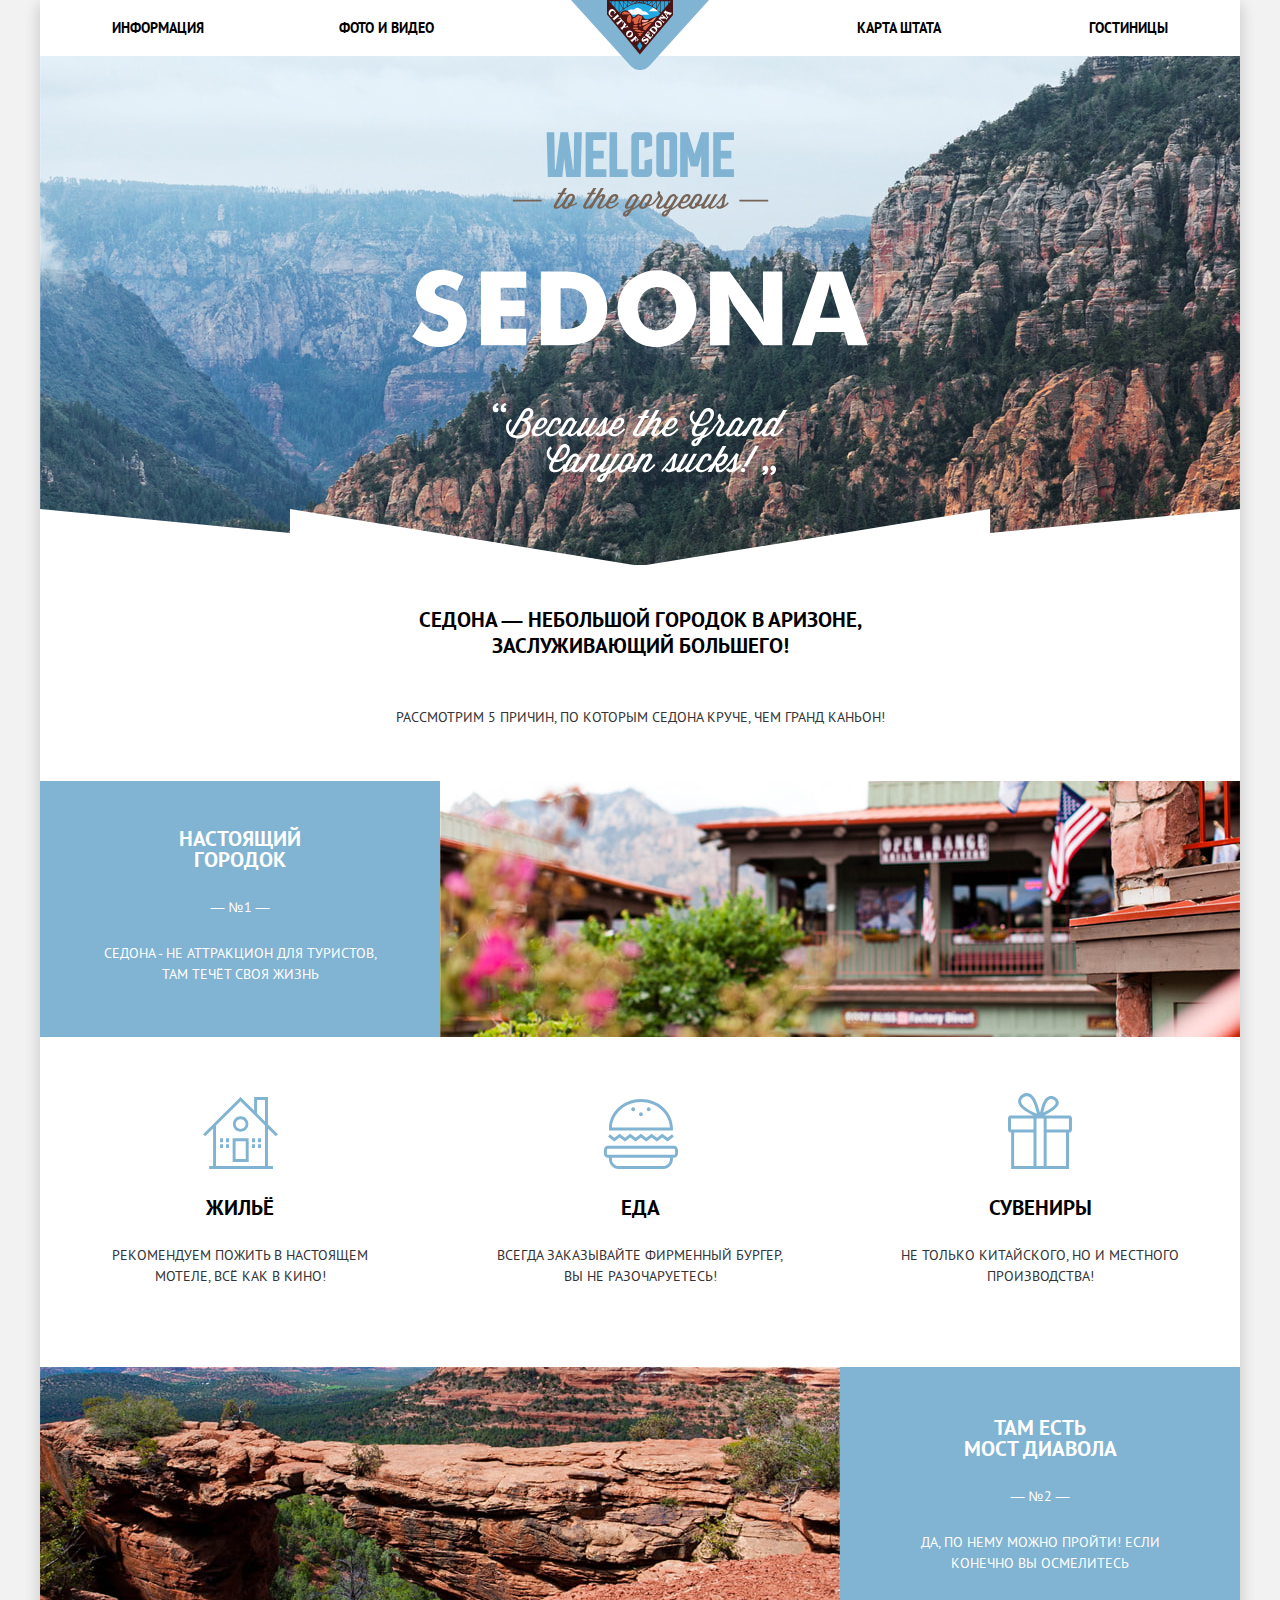
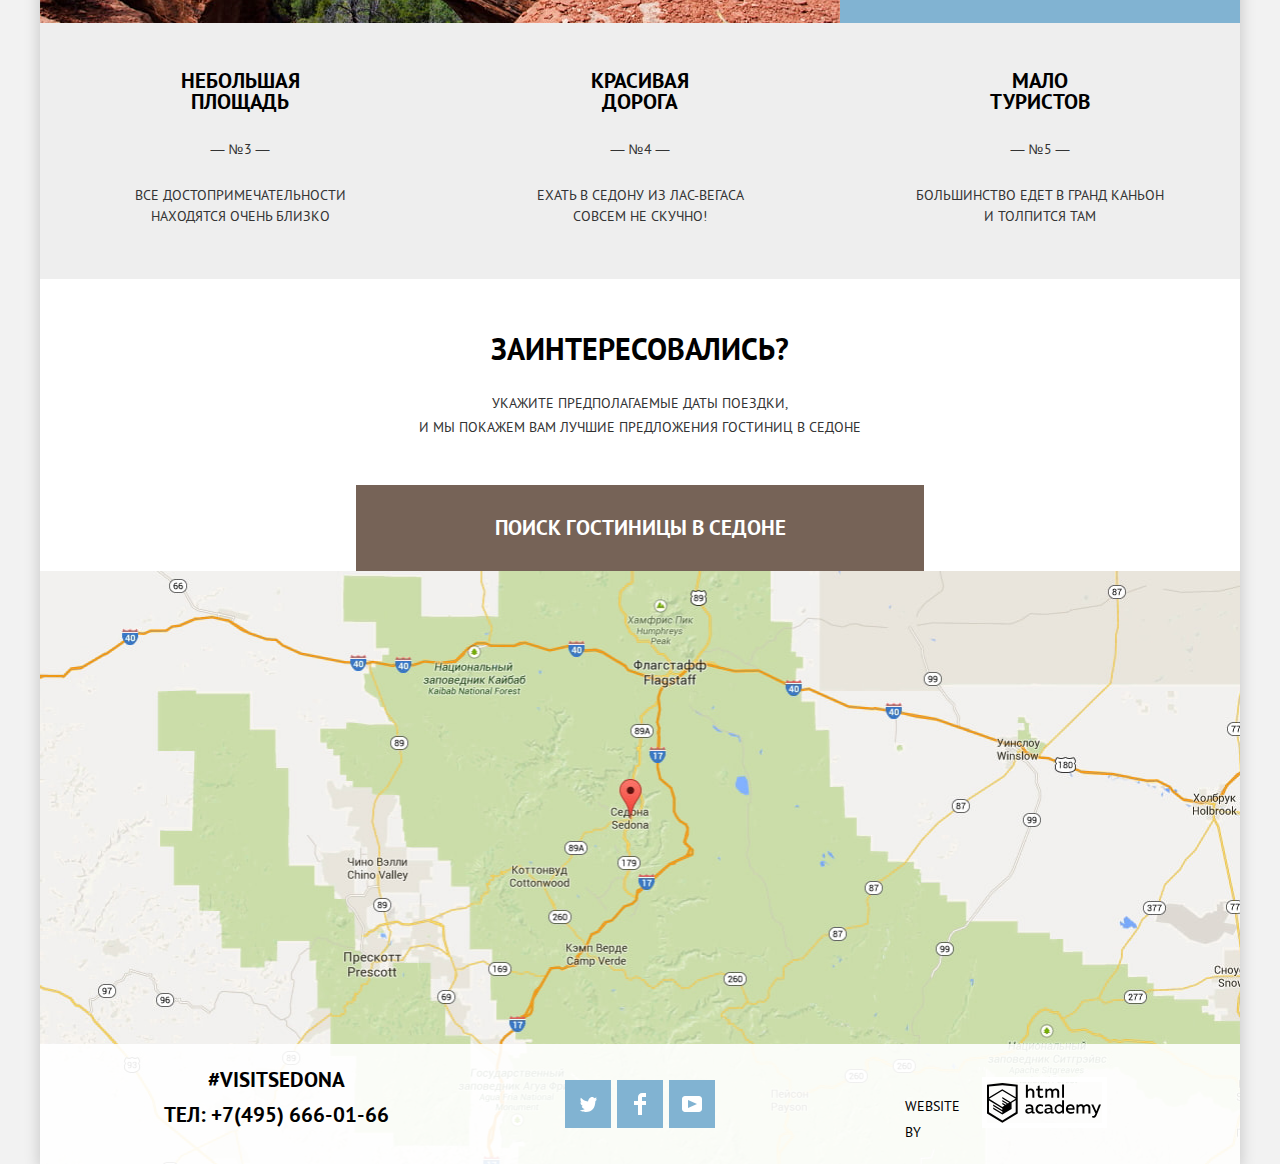
<file: index.html>
<!DOCTYPE html>
<html class="page" lang="ru">

<head>
  <meta charset="utf-8">
  <title>HTML Academy: Седона</title>
  <link href="css/normalize.css" rel="stylesheet">
  <link href="css/style.min.css" rel="stylesheet">
</head>

<body class="page__body">
  <div class="center"> 
    
    <!-- begining of HEADER -->
    <header class="header">
      <nav class="nav">
        <a class="nav__logo">
          <img src="img/site_logo.svg" width="138" height="70" alt="Логотип сайта города Седона">
        </a>
      
        <ul class="nav__list reset__list">
          <li class="nav__item"><a class="nav__link focus__shadow__text" href="#">Информация</a></li>
          <li class="nav__item"><a class="nav__link focus__shadow__text" href="#">Фото и видео</a></li>
          <li class="nav__item"><a class="nav__link focus__shadow__text" href="#">Карта штата</a></li>
          <li class="nav__item"><a class="nav__link focus__shadow__text" href="hotels.html">Гостиницы</a></li>
        </ul>
      </nav>
    </header>

    <!-- begining of MAIN -->    
    <main class="main index__main"> 
      <h1 class="hidden">Великолепный, туристический городок Седона!</h1>
      
      <section class="welcome">
        <h2 class="hidden">Добро пожаловать в Седону!</h2>
        
        <img src="img/welcome_content.svg" width="457" height="351" alt="Добро пожаловать в великолепную Седону!">
      </section>
      
      <section class="advantages">
        <p class="advantages__slogan title">Седона — небольшой городок в Аризоне, заслуживающий большего!</p>
        <h2>Рассмотрим 5 причин, по которым Седона круче, чем Гранд Каньон!</h2>

        <ul class="advantages__list reset__list">
          <li class="advantages__item__another">
            <div class="advantages__wrapper">
              <h3 class="advantages__reason">Настоящий городок</h3>
              <p class="advantages__number">— №1 —</p>
              <p class="advantages__description">Седона - не аттракцион для туристов, там течёт своя жизнь</p>
            </div>
            
            <img class="advantages__img" src="img/hotels_content.jpg" width="800" height="256" alt="Прекрасные отели Седоны">

            <ul class="features reset__list">
              <li class="features__item features__housing">
                <h3 class="title">Жильё</h3>
                <p>Рекомендуем пожить в настоящем мотеле, всё как в кино!</p>
              </li>
              
              <li class="features__item features__food">
                <h3 class="title">Еда</h3>
                <p>Всегда заказывайте фирменный бургер, вы не разочаруетесь!</p>
              </li>
              
              <li class="features__item features__souvenirs">
                <h3 class="title">Сувениры</h3>
                <p>Не только китайского, но и местного производства!</p>
              </li>
            </ul> 
          </li>
          
          <li class="advantages__item__another"> 
            <div class="advantages__wrapper advantages__wrapper__right">
              <h3 class="advantages__reason">Там есть <br>Мост Диавола</h3>
              <p class="advantages__number">— №2 —</p>
              <p class="advantages__description">Да, по нему можно пройти! Если конечно вы осмелитесь</p>
            </div>
                       
            <img class="advantages__img" src="img/bridge_content.jpg" width="800" height="256" alt="Мост Диавола"> 
          </li>
          
          <li class="advantages__item">
            <h3 class="advantages__reason title">Небольшая площадь</h3>
            <p class="advantages__number">— №3 —</p>
            <p class="advantages__description">Все достопримечательности находятся очень близко</p>
          </li>
          
          <li class="advantages__item">
            <h3 class="advantages__reason title">Красивая дорога</h3>
            <p class="advantages__number">— №4 —</p>
            <p class="advantages__description">Ехать в Седону из Лас-Вегаса совсем не скучно!</p>
          </li>
          
          <li class="advantages__item">
            <h3 class="advantages__reason title">Мало туристов</h3>
            <p class="advantages__number">— №5 —</p>
            <p class="advantages__description">Большинство едет в Гранд Каньон и толпится там</p>
          </li>
        </ul>
      </section>

      <section class="search">
        <h2 class="hidden">Поиск гостиницы в Седоне</h2>
        
        <div class="search__wrap">
          <p>Заинтересовались?</p>
          <p class="search__info">Укажите предполагаемые даты поездки, <br>и мы покажем вам лучшие предложения гостиниц в Седоне</p>
          
          <button class="search__button search__button__toggle" type="button">Поиск гостиницы в Седоне</button>
        </div>
        
        <div class="search__wrap__form__map">
          <form class="search__modal" action="https://echo.htmlacademy.ru" method="post">
            
            <label class="search__label" for="arrival">Дата заезда:</label>
            <div class="search__modal__wrap">
              <input class="search__date" type="text" required  id="arrival" name="arrival" maxlength="35" placeholder="24 апреля 2017" autocomplete="off">
              
              <button class="search__btn__calendar focus__border" type="button" aria-label="Открыть календарь">
                <svg width="21" height="23" viewBox="0 0 21 23">
                <path fill-rule="evenodd" clip-rule="evenodd" d="M16.406 3.02498H19.251C20.217 3.02498 21 3.84698 21 4.86198V21.164C21 22.179 20.217 23 19.251 23H1.75C0.784 23 0 22.179 0 21.164V4.86198C0 3.84698 0.784 3.02498 1.75 3.02498H4.593V1.64798C4.593 1.26698 4.887 0.958984 5.25 0.958984C5.612 0.958984 5.906 1.26698 5.906 1.64798V3.02498H9.844V1.64798C9.844 1.26698 10.138 0.958984 10.501 0.958984C10.862 0.958984 11.156 1.26698 11.156 1.64798V3.02498H15.094V1.64798C15.094 1.26698 15.387 0.958984 15.75 0.958984C16.112 0.958984 16.406 1.26698 16.406 1.64798V3.02498ZM19.5646 21.484C19.6466 21.3979 19.691 21.2828 19.688 21.164H19.689V4.86198C19.689 4.60898 19.493 4.40298 19.252 4.40298H16.407V5.78098C16.407 6.16198 16.113 6.46998 15.751 6.46998C15.388 6.46998 15.095 6.16198 15.095 5.78098V4.40298H11.157V5.78098C11.157 6.16198 10.863 6.46998 10.502 6.46998C10.139 6.46998 9.845 6.16198 9.845 5.78098V4.40298H5.907V5.78098C5.907 6.16198 5.613 6.46998 5.251 6.46998C4.888 6.46998 4.594 6.16198 4.594 5.78098V4.40298H1.75C1.50263 4.40953 1.30696 4.61458 1.312 4.86198V21.164C1.30696 21.4114 1.50263 21.6164 1.75 21.623H19.251C19.3698 21.6201 19.4826 21.5701 19.5646 21.484Z" fill="#A9A9A9"/>
                <path fill-rule="evenodd" clip-rule="evenodd" d="M4.59399 9.2251H7.21899V11.2911H4.59399V9.2251ZM4.59399 12.6681H7.21899V14.7351H4.59399V12.6681ZM7.21899 16.1121H4.59399V18.1781H7.21899V16.1121ZM9.18799 16.1121H11.813V18.1781H9.18799V16.1121ZM11.813 12.6681H9.18799V14.7351H11.813V12.6681ZM9.18799 9.2251H11.813V11.2911H9.18799V9.2251ZM16.406 16.1121H13.781V18.1781H16.406V16.1121ZM13.781 12.6681H16.406V14.7351H13.781V12.6681ZM16.406 9.2251H13.781V11.2911H16.406V9.2251Z" fill="#A9A9A9"/>
                </svg>
              </button>
            </div>

            <label class="search__label" for="departure">Дата выезда:</label>
            <div class="search__modal__wrap">
              <input class="search__date" type="text" required id="departure" name="departure " maxlength="35" placeholder="4 июля 2017" autocomplete="off">
              
              <button class="search__btn__calendar focus__border" type="button" aria-label="Открыть календарь">
                <svg width="21" height="23" viewBox="0 0 21 23">
                <path fill-rule="evenodd" clip-rule="evenodd" d="M16.406 3.02498H19.251C20.217 3.02498 21 3.84698 21 4.86198V21.164C21 22.179 20.217 23 19.251 23H1.75C0.784 23 0 22.179 0 21.164V4.86198C0 3.84698 0.784 3.02498 1.75 3.02498H4.593V1.64798C4.593 1.26698 4.887 0.958984 5.25 0.958984C5.612 0.958984 5.906 1.26698 5.906 1.64798V3.02498H9.844V1.64798C9.844 1.26698 10.138 0.958984 10.501 0.958984C10.862 0.958984 11.156 1.26698 11.156 1.64798V3.02498H15.094V1.64798C15.094 1.26698 15.387 0.958984 15.75 0.958984C16.112 0.958984 16.406 1.26698 16.406 1.64798V3.02498ZM19.5646 21.484C19.6466 21.3979 19.691 21.2828 19.688 21.164H19.689V4.86198C19.689 4.60898 19.493 4.40298 19.252 4.40298H16.407V5.78098C16.407 6.16198 16.113 6.46998 15.751 6.46998C15.388 6.46998 15.095 6.16198 15.095 5.78098V4.40298H11.157V5.78098C11.157 6.16198 10.863 6.46998 10.502 6.46998C10.139 6.46998 9.845 6.16198 9.845 5.78098V4.40298H5.907V5.78098C5.907 6.16198 5.613 6.46998 5.251 6.46998C4.888 6.46998 4.594 6.16198 4.594 5.78098V4.40298H1.75C1.50263 4.40953 1.30696 4.61458 1.312 4.86198V21.164C1.30696 21.4114 1.50263 21.6164 1.75 21.623H19.251C19.3698 21.6201 19.4826 21.5701 19.5646 21.484Z" fill="#A9A9A9"/>
                <path fill-rule="evenodd" clip-rule="evenodd" d="M4.59399 9.2251H7.21899V11.2911H4.59399V9.2251ZM4.59399 12.6681H7.21899V14.7351H4.59399V12.6681ZM7.21899 16.1121H4.59399V18.1781H7.21899V16.1121ZM9.18799 16.1121H11.813V18.1781H9.18799V16.1121ZM11.813 12.6681H9.18799V14.7351H11.813V12.6681ZM9.18799 9.2251H11.813V11.2911H9.18799V9.2251ZM16.406 16.1121H13.781V18.1781H16.406V16.1121ZM13.781 12.6681H16.406V14.7351H13.781V12.6681ZM16.406 9.2251H13.781V11.2911H16.406V9.2251Z" fill="#A9A9A9"/>
                </svg>
              </button>
            </div>

            <label class="search__label" for="adults">Взрослые:</label>
            <div class="search__modal__wrap search__wrap__adult">
              <button class="search__btn__minus focus__border" type="button" aria-label="Уменьшить количество взрослых на 1"></button>
              <input class="search__count" type="text" required id="adults" name="adults" maxlength="2" placeholder="2" autocomplete="off">
              <button class="search__btn__plus focus__border" type="button" aria-label="Увеличить количество взрослых на 1"></button>
            </div>

            <label class="search__label__children" for="children">Дети:</label>
            <div class="search__modal__wrap">
              <button class="search__btn__minus focus__border" type="button" aria-label="Уменьшить количество детей на 1"></button>
              <input class="search__count" type="text" required id="children" name="children" maxlength="2" placeholder="0" autocomplete="off">
              <button class="search__btn__plus focus__border" type="button" aria-label="Увеличить количество детей на 1"></button>
            </div>
            
            <button class="search__button search__button__modal focus__shadow" type="submit">Найти</button>
          </form>
          
          <img class="search__map" src="img/map.jpg" width="1199" height="593" alt="Расположение города Седона Коконино-Каунти в штате Аризона, Соединённые Штаты Америки">
          
          <iframe class="search__map"
            src="https://www.google.com/maps/embed?pb=!1m18!1m12!1m3!1d52385.180505965815!2d-111.83015793919357!3d34.85437338104893!2m3!1f0!2f0!3f0!3m2!1i1024!2i768!4f13.1!3m3!1m2!1s0x872da132f942b00d%3A0x5548c523fa6c8efd!2z0KHQtdC00L7QvdCwLCDQkNGA0LjQt9C-0L3QsCA4NjMzNiwg0KHQqNCQ!5e0!3m2!1sru!2sru!4v1602244440811!5m2!1sru!2sru" 
            width="1200" height="593" title="Карта Седоны">
          </iframe>
        </div>
      </section>
    </main>

    <!-- begining of FOOTER -->   
    <footer class="footer">
      <section class="contacts">
        <h2 class="hidden">Контактная информация</h2>
        <p class="contacts__p title">#visitSEDONA</p>
        <address class="contacts__address title">ТЕЛ: <a class="contacts__phone" href="tel:+74956660166">+7(495) 666-01-66</a></address>
      </section>
      
      <section class="socials">
        <h2 class="hidden">Давайте дружить!</h2>
        
        <ul class="socials__list reset__list">
          <li class="socials__item">
            <a class="socials__button focus__shadow" href="#">
              <span class="hidden">Мы в Twitter</span>
              <svg class="socials__icon" width="17" height="16" viewBox="0 0 17 16">
                <path d="M10.95 1.14409C12.635 0.648089 13.934 1.41409 14.527 2.32309C15.2 2.09209 15.858 1.84209 16.538 1.61509C16.5249 2.30145 16.2117 2.94761 15.681 3.38309C16.366 3.55309 16.985 2.89209 16.985 2.89209C16.816 3.89209 15.979 4.68009 15.422 4.91609C15.191 11.6661 12.247 16.1331 5.34498 15.9981H4.89898C4.48898 15.9981 0.734977 15.5381 0.000976562 14.1111C2.27198 14.3071 3.89398 13.6891 4.69398 12.9341C3.73398 12.6341 2.01498 12.4571 1.71498 9.98409C2.06398 10.0901 2.27898 10.2121 2.90498 10.1031C1.70498 9.24709 0.373977 8.53009 0.447977 6.33009C0.732977 6.65809 1.51498 6.86609 1.78798 6.80209C1.08498 6.56109 -0.182023 3.44209 0.893977 1.85009C2.71198 3.70409 4.62898 5.45609 8.04598 5.62309C8.25398 3.33009 9.18298 1.79309 10.95 1.14409Z" 
                />
              </svg>
            </a>
          </li>
          
          <li class="socials__item">
            <a class="socials__button focus__shadow" href="#">
              <span class="hidden">Мы в Facebook</span>
              <svg class="socials__icon" width="12" height="22" viewBox="0 0 12 22">
                <path d="M12 4V0H8C5.79086 0 4 1.79086 4 4V8H0V12H4V22H8V12H12V8H8V4H12Z"/>
              </svg>
            </a>
          </li>
          
          <li class="socials__item">
            <a class="socials__button focus__shadow" href="#">
              <span class="hidden">Мы в Youtube</span>
              <svg class="socials__icon" width="20" height="16" viewBox="0 0 20 16">
                <path fill-rule="evenodd" clip-rule="evenodd" d="M3 0H17C18.65 0 20 1.35 20 3V13C20 14.65 18.65 16 17 16H3C1.35 16 0 14.65 0 13V3C0 1.35 1.35 0 3 0ZM6.027 4.002V11.998L15.014 8L6.027 4.002Z" 
                />
              </svg>
            </a>
          </li>
        </ul>
      </section>
      
      <div class="copyrighting">
        <span class="copyrighting__span">Website by</span>
        
        <a class="copyrighting__link focus__shadow__text" href="https://htmlacademy.ru/intensive/htmlcss" aria-label="Перейти на страницу онлайн курсов HTML академии">
          <svg class="copyrighting__icon" width="115" height="41" viewBox="0 0 115 41">
            <path fill-rule="evenodd" clip-rule="evenodd" d="M15.5197 1.05737H15.3509L0 2.71895V31.4945L15.3509 40.8382L30.7018 31.4945V2.71895L15.5197 1.05737ZM77.0183 2.62185H75.0876V15.7311H77.0183V2.62185ZM40.8619 2.63264V7.76843C41.6131 6.9864 42.6386 6.5436 43.7105 6.53843C44.6823 6.47908 45.6329 6.84495 46.3253 7.54479C47.0177 8.24462 47.3866 9.21244 47.3399 10.2068V15.7634H45.367V10.4658C45.4231 9.94897 45.2754 9.43059 44.9566 9.02553C44.6377 8.62047 44.174 8.36218 43.6683 8.3079H43.3518C42.3456 8.36979 41.4321 8.9295 40.9041 9.80764V15.7634H38.8995V2.63264H40.8619ZM77.0183 31.4837H75.2775V30.0595C74.4828 31.1353 73.23 31.7538 71.9119 31.7211C69.4751 31.5528 67.5825 29.4822 67.5825 26.9845C67.5825 24.4867 69.4751 22.4162 71.9119 22.2479C73.1195 22.2052 74.2818 22.7203 75.0771 23.6505V18.3205H77.0183V31.4837ZM47.0656 30.0595C47.263 30.0515 47.4583 30.0152 47.6459 29.9516V31.3866C47.2482 31.5404 46.826 31.6172 46.4009 31.6132C45.6482 31.6769 44.9394 31.2429 44.639 30.5342C43.7036 31.31 42.5302 31.7227 41.3261 31.6995C39.733 31.6995 38.256 30.804 38.256 28.9482C38.256 26.65 40.3661 25.9379 42.1702 25.9379C42.9402 25.9505 43.707 26.0408 44.4596 26.2076V25.884C44.4596 24.805 43.6578 23.9742 42.1491 23.9742C41.0585 23.9764 39.9804 24.2116 38.9839 24.6647V22.8305C40.0678 22.451 41.204 22.2506 42.3495 22.2371C44.8394 22.2371 46.3693 23.4455 46.3693 26.1753V29.4121C46.3546 29.5668 46.401 29.721 46.4981 29.8406C46.5951 29.9601 46.7349 30.035 46.8862 30.0487H47.0656V30.0595ZM40.2711 28.8403C40.298 29.229 40.4761 29.5905 40.7655 29.844C41.055 30.0974 41.4317 30.2217 41.8115 30.189H41.9275C42.8819 30.1906 43.7973 29.8022 44.4702 29.11V27.5779C43.842 27.4414 43.2026 27.3655 42.5605 27.3513C41.5055 27.3513 40.2817 27.7074 40.2817 28.8403H40.2711ZM56.0229 22.9384C55.1962 22.4632 54.2596 22.2246 53.3115 22.2479H52.9422C51.7332 22.2873 50.5891 22.8166 49.7619 23.7192C48.9347 24.6218 48.4923 25.8236 48.5321 27.06V27.5024C48.6957 30.0004 50.805 31.8921 53.2482 31.7318C54.2519 31.7555 55.2477 31.5452 56.1601 31.1168V29.2718C55.3769 29.7215 54.4945 29.9591 53.5963 29.9624C52.5199 30.0288 51.4963 29.4793 50.9385 28.5356C50.3806 27.5918 50.3806 26.4095 50.9385 25.4658C51.4963 24.522 52.5199 23.9725 53.5963 24.039C54.461 24.0357 55.3066 24.2989 56.0229 24.7942V22.9384ZM66.1514 30.0595C66.3488 30.0515 66.5441 30.0152 66.7317 29.9516V31.3866C66.334 31.5404 65.9118 31.6172 65.4867 31.6132C64.734 31.6769 64.0252 31.2429 63.7248 30.5342C62.7894 31.31 61.616 31.7227 60.4119 31.6995C58.8188 31.6995 57.3417 30.804 57.3417 28.9482C57.3417 26.65 59.4518 25.9379 61.256 25.9379C62.0259 25.9505 62.7928 26.0408 63.5454 26.2076V25.884C63.5454 24.805 62.7436 23.9742 61.2349 23.9742C60.1443 23.9764 59.0662 24.2116 58.0697 24.6647V22.8305C59.1536 22.451 60.2897 22.2506 61.4353 22.2371C63.9252 22.2371 65.455 23.4455 65.455 26.1753V29.4121C65.4404 29.5668 65.4868 29.721 65.5838 29.8406C65.6809 29.9601 65.8207 30.035 65.972 30.0487H66.1514V30.0595ZM59.855 29.8481C59.5632 29.5943 59.3837 29.2311 59.3569 28.8403H59.378C59.378 27.7074 60.5385 27.3513 61.6569 27.3513C62.299 27.3655 62.9383 27.4414 63.5665 27.5779V29.11C62.8937 29.8022 61.9782 30.1906 61.0239 30.189H60.9078C60.5263 30.2247 60.1469 30.1019 59.855 29.8481ZM69.3271 26.9305C69.3271 25.2859 70.6308 23.9526 72.239 23.9526L72.2601 24.0066C73.4742 24.0066 74.5742 24.7382 75.0665 25.8732V28.0311C74.5856 29.1871 73.4673 29.9296 72.239 29.9084C70.6308 29.9084 69.3271 28.5752 69.3271 26.9305ZM83.3486 22.2479C86.8408 22.2479 88.0541 25.1395 87.4844 27.7397H80.922C81.1436 29.3582 82.6839 30.0163 84.2876 30.0163C85.2509 30.0196 86.2027 29.8021 87.0729 29.3797V31.1061C86.0736 31.5421 84.9939 31.7519 83.9078 31.7211C81.2385 31.7211 78.8963 30.189 78.8963 26.9521C78.8362 25.7502 79.2482 24.5736 80.0408 23.6841C80.8334 22.7945 81.9408 22.2658 83.1165 22.2155H83.3486V22.2479ZM80.8693 26.1753C80.9704 24.8237 82.1216 23.8104 83.4436 23.9095H83.4858C84.1064 23.8531 84.7196 24.08 85.1612 24.5295C85.6028 24.979 85.8275 25.6051 85.7752 26.24H80.8693V26.1753ZM89.489 31.4621V22.4961H91.2298V23.575C91.9777 22.7197 93.041 22.2229 94.1628 22.2047C95.2951 22.1328 96.3712 22.7163 96.9482 23.7153C97.7407 22.8335 98.8477 22.3161 100.018 22.2803C100.952 22.2327 101.859 22.6011 102.507 23.2901C103.154 23.9792 103.478 24.9213 103.394 25.8732V31.4837H101.39V25.9271C101.437 25.4734 101.306 25.0191 101.024 24.6647C100.743 24.3104 100.336 24.0852 99.8917 24.039H99.6174C98.7512 24.0941 97.9525 24.536 97.4335 25.2474V31.4837H95.4289V25.9271C95.4728 25.47 95.3357 25.0139 95.0481 24.6611C94.7606 24.3082 94.3467 24.088 93.8991 24.0497H93.6881C92.7466 24.1344 91.8915 24.6449 91.3564 25.4416V31.5161H89.5312L89.489 31.4621ZM113.977 22.4745H111.972L109.324 29.2718L106.306 22.4853H104.196L108.417 31.5484L108.237 32.0016C107.72 33.3611 107.003 34.0516 106.053 34.0516C105.75 34.0548 105.447 34.0112 105.156 33.9221V35.6161C105.536 35.7125 105.926 35.7632 106.317 35.7671C107.646 35.7671 108.902 35.0226 109.851 32.6813L113.977 22.4745ZM52.689 6.78658V3.54974L50.7266 4.01369V6.73264H49.144V8.49132H50.7899V12.9905C50.7231 13.817 51.0244 14.6301 51.61 15.2038C52.1955 15.7775 53.0028 16.0505 53.8073 15.9468C54.5996 15.9535 55.3875 15.8259 56.139 15.5692V13.8429C55.5727 14.0781 54.9672 14.199 54.356 14.199C53.2165 14.199 52.689 13.8105 52.689 12.6237V8.5129H55.8541V6.78658H52.689ZM58.3862 15.7526V6.75421H60.1376V7.83316C60.8811 6.97655 61.9403 6.476 63.0601 6.45211C64.1624 6.38099 65.2146 6.93142 65.8032 7.88711C66.5958 7.00534 67.7028 6.48794 68.8734 6.45211C69.8138 6.41462 70.7233 6.79859 71.364 7.50353C72.0046 8.20846 72.3126 9.16418 72.2073 10.1205V15.7418H70.2028V10.1853C70.2499 9.73151 70.1184 9.27721 69.8373 8.92287C69.5561 8.56853 69.1485 8.34334 68.7046 8.29711H68.4619C67.5957 8.35228 66.797 8.7942 66.278 9.50553V15.7418H64.2734V10.1853C64.3206 9.73151 64.1891 9.27721 63.9079 8.92287C63.6268 8.56853 63.2191 8.34334 62.7752 8.29711H62.5326C61.5911 8.38181 60.736 8.89229 60.2009 9.68895V15.7634H58.3862V15.7526ZM28.6972 30.3033L28.7078 30.2968L28.6972 30.3184V30.3033ZM28.6972 18.3205V30.3033L15.3509 38.4321L2.00459 30.3184V18.5147L15.2876 26.6068V28.0311L6.18257 22.5284V23.9418L15.3404 29.5632V31.0629L6.19312 25.4955V26.9521L15.3509 32.5734L24.5826 26.9197V20.8129L28.6972 18.3205ZM28.7078 16.7776L25.0362 18.9355L23.3482 20.0145L15.3087 15.0837V16.4971L22.156 20.7266L22.0083 20.8237L20.9532 21.4063L15.2876 17.9537V19.3995L19.761 22.1184L18.706 22.8413L15.3298 20.7913V22.2047L17.5454 23.5426L15.2982 24.9021L2.11009 16.864L15.3087 8.72869L28.7078 16.7776ZM15.2876 7.27211L28.7078 15.3534V4.56395L15.3615 3.12895L2.01514 4.56395V15.3534L15.2876 7.27211Z" 
            />
          </svg>
        </a>
      </div>
    </footer> 

  </div>

  <script src="js/scripts.min.js"></script>
</body>
</html>
</file>
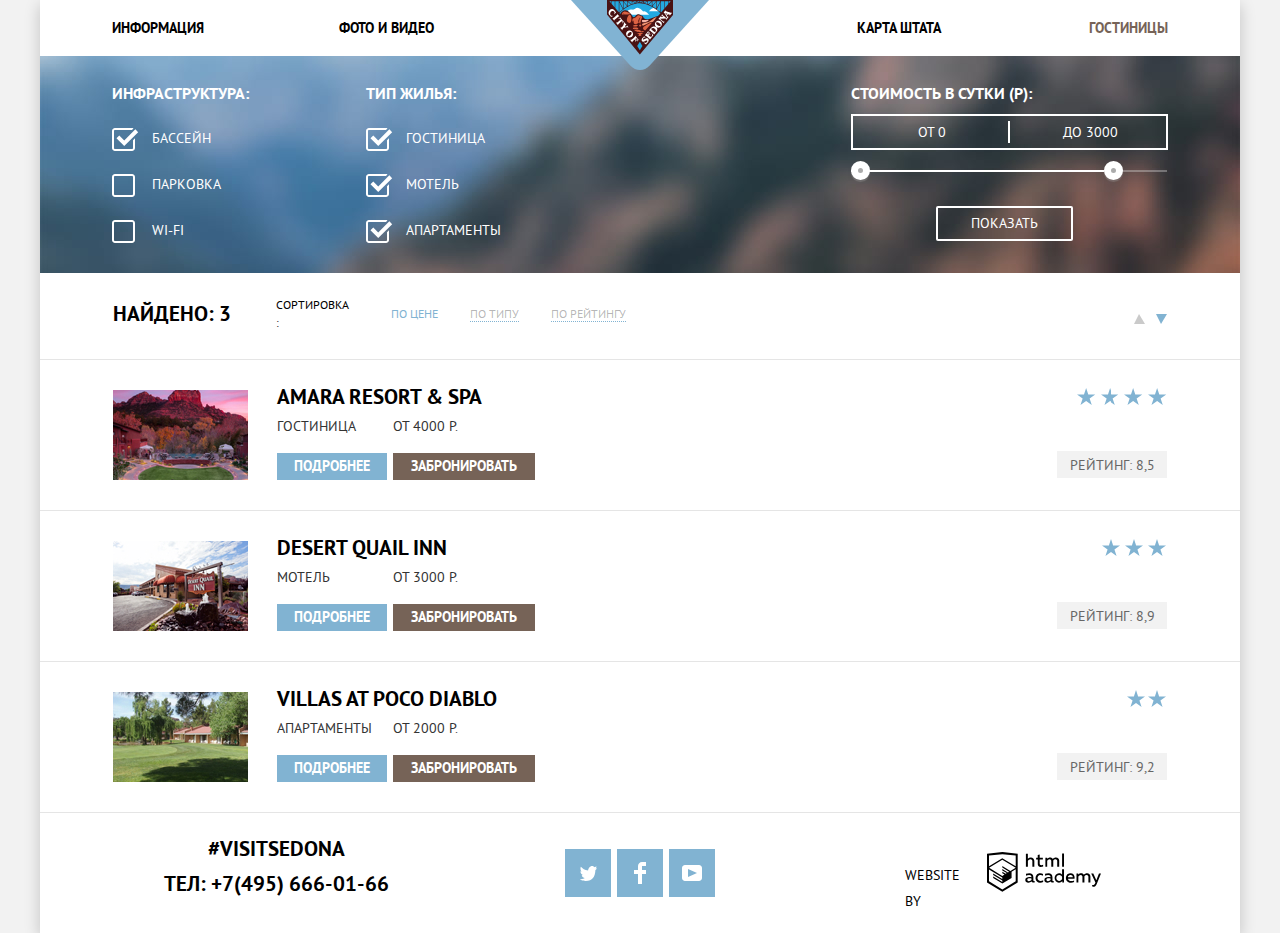
<file: hotels.html>
<!DOCTYPE html>
<html class="page" lang="ru">

<head>
  <meta charset="utf-8">
  <title>HTML Academy: Седона</title>
  <link href="css/normalize.css" rel="stylesheet">
  <link href="css/style.min.css" rel="stylesheet">
</head>

<body class="page__body">
  <div class="center"> 
    
    <!-- begining of HEADER -->
    <header class="header">
      <nav class="nav">
        <a class="nav__logo focus__shadow" href="index.html">
          <img src="img/site_logo.svg" width="138" height="70" alt="Логотип сайта города Седона">
        </a>
      
        <ul class="nav__list reset__list">
          <li class="nav__item"><a class="nav__link focus__shadow__text" href="#">Информация</a></li>
          <li class="nav__item"><a class="nav__link focus__shadow__text" href="#">Фото и видео</a></li>
          <li class="nav__item"><a class="nav__link focus__shadow__text" href="#">Карта штата</a></li>
          <li class="nav__item"><a class="active">Гостиницы</a></li>
        </ul>
      </nav>
    </header>

    <!-- begining of MAIN -->    
    <main class="main hotels__main">
      <h1 class="hidden">Гостиницы Седоны</h1>

      <section class="filter">
        <h2 class="hidden">Фильтр гостиниц</h2>
        
        <form class="filter__form" action="https://echo.htmlacademy.ru" method="get">
          <fieldset class="filter__infrastructure">
            <legend>Инфраструктура:</legend>
            
            <ul class="reset__list">
              <li class="filter__option">
                <input class="filter__input__checkbox hidden" type="checkbox" id="pool" name="pool" checked>
                <label for="pool">Бассейн</label>
              </li>

              <li class="filter__option">
                <input class="filter__input__checkbox hidden" type="checkbox" id="parking" name="parking">
                <label for="parking">Парковка</label>
              </li>

              <li class="filter__option">
                <input class="filter__input__checkbox hidden" type="checkbox" id="wi__fi" name="wi__fi">
                <label for="wi__fi">Wi-Fi</label>
              </li>
            </ul>
          </fieldset>

          <fieldset class="filter__housing">
            <legend>Тип жилья:</legend>
            
            <ul class="reset__list">
              <li class="filter__option">
                <input class="filter__input__checkbox hidden" type="checkbox" id="hotel" name="hotel" checked>
                <label for="hotel">Гостиница</label>
              </li>

              <li class="filter__option">
                <input class="filter__input__checkbox hidden" type="checkbox" id="motel" name="motel" checked>
                <label for="motel">Мотель</label>
              </li>

              <li class="filter__option">
                <input class="filter__input__checkbox hidden" type="checkbox" id="apartments" name="apartments" checked>
                <label for="apartments">Апартаменты</label>
              </li>
            </ul>
          </fieldset>
          
          <div class="filter__wrap"> 
            <fieldset class="filter__cost">
              <legend class="filter__cost__legend">Стоимость в сутки (Р):</legend>

              <div class="filter__range">
                <label class="filter__label__after">
                  от <input type="text" name="cost__after" maxlength="7" placeholder="0" autocomplete="off" aria-label="Установить цену от">
                </label>

                <label class="filter__label__before">
                  до <input type="text" name="cost__before" maxlength="7" placeholder="3000" autocomplete="off" aria-label="Установить цену до">
                </label>
              </div>

              <div class="span">
                <div class="span__scale">
                  <div class="span__bar" style="
                  width: 80%;
                  margin-left: 0;">
                  </div>
                </div>
                
                <button class="span__toggle span__toggle__min" type="button" aria-label="Установить цену от" style="
                  left: 0;">
                </button>
                <button class="span__toggle span__toggle__max" type="button" aria-label="Установить цену до" style="
                  left: 80%;">
                </button>
              </div>
            </fieldset>
            
            <button class="filter__submit" type="submit" aria-label="Показать гостиницы">Показать</button>   
          </div>      
        </form>
      </section>

      <section class="hotels">
        <h2 class="hidden">Список гостиниц Седоны</h2>
        
        <section class="sort">
          <p class="sort__paragraph title">Найдено: 3</p>
          <h3 class="sort__title">Сортировка:</h3>
          <ul class="sort__list reset__list">
            <li class="sort__item"><a class="current" href="#">По цене</a></li>
            <li class="sort__item"><a class="sort__link" href="#">По типу</a></li>
            <li class="sort__item"><a class="sort__link" href="#">По рейтингу</a></li>
          </ul>

          <div class="transition">
            <a class="transition__link transition__up" href="#" aria-label="Расположить по возрастанию">
              <span class="hidden">
                Вверх
              </span>
            </a>
            
            <a class="transition__link transition__down current" href="#" aria-label="Расположить по убыванию">
              <span class="hidden">
                Вниз
              </span>
            </a>
          </div>
        </section>

        <ul class="hotels__list reset__list">
          <li class="hotels__item">
            <article class="card">
              <div class="card__wrap">
                <h3 class="card__name"><a class="card__link title focus__shadow" href="#">Amara Resort & Spa</a></h3>
                <p class="card__info">Гостиница</p>
                <p class="card__info">От 4000 Р.</p>
                
                <a class="card__button more focus__shadow" href="#">
                  Подробнее
                </a>
                
                <a class="card__button book focus__shadow" href="#" aria-label="Перейти на страницу бронирования">
                  Забронировать
                </a>
              </div>
              
              <div class="card__rating">
                <div class="star star__4" aria-label="Количество звезд отеля: 4"></div>
                <p class="card__digit">Рейтинг: 8,5</p>
              </div>
              
              <img class="card__img" src="img/amara_hotel.jpg" width="135" height="90" alt="Гостиница Amara Resort & Spa">
            </article> 
          </li>
          
          <li class="hotels__item">
            <article class="card">
              <div class="card__wrap">
                <h3 class="card__name"><a class="card__link title focus__shadow" href="#">Desert Quail Inn</a></h3>
                <p class="card__info">Мотель</p>
                <p class="card__info">От 3000 Р.</p>
                
                <a class="card__button more focus__shadow" href="#">
                  Подробнее
                </a>
                <a class="card__button book focus__shadow" href="#" aria-label="Перейти на страницу бронирования">
                  Забронировать
                </a>
              </div>

              <div class="card__rating">
                <div class="star star__3" aria-label="Количество звезд отеля: 3"></div>
                <p class="card__digit">Рейтинг: 8,9</p>
              </div>
              
              <img class="card__img" src="img/desert_hotel.jpg" width="135" height="90" alt="Мотель Desert Quail Inn">
            </article> 
          </li>
         
          <li class="hotels__item">
            <article class="card">
              <div class="card__wrap">
                <h3 class="card__name"><a class="card__link title focus__shadow" href="#">Villas at Poco Diablo</a></h3>
                <p class="card__info">Апартаменты</p>
                <p class="card__info">От 2000 Р.</p>
                
                <a class="card__button more focus__shadow" href="#">
                  Подробнее
                </a>
                <a class="card__button book focus__shadow" href="#" aria-label="Перейти на страницу бронирования">
                  Забронировать
                </a>
              </div>
            
              <div class="card__rating">
                <div class="star star__2" aria-label="Количество звезд отеля: 2"></div>
                <p class="card__digit">Рейтинг: 9,2</p>
              </div>

              <img class="card__img" src="img/villas_hotel.jpg" width="135" height="90" alt="Апартаменты Villas at Poco Diablo">
            </article> 
          </li>
        </ul>
      </section>
    </main>

    <!-- begining of FOOTER -->   
    <footer class="footer">
      <section class="contacts">
        <h2 class="hidden">Контактная информация</h2>
        <p class="contacts__p title">#visitSEDONA</p>
        <address class="contacts__address title">ТЕЛ: <a class="contacts__phone" href="tel:+74956660166">+7(495) 666-01-66</a></address>
      </section>
      
      <section class="socials">
        <h2 class="hidden">Давайте дружить!</h2>
        <ul class="socials__list reset__list">
          <li class="socials__item">
            <a class="socials__button focus__shadow" href="#">
              <span class="hidden">Мы в Twitter</span>
              <svg class="socials__icon" width="17" height="16" viewBox="0 0 17 16">
                <path d="M10.95 1.14409C12.635 0.648089 13.934 1.41409 14.527 2.32309C15.2 2.09209 15.858 1.84209 16.538 1.61509C16.5249 2.30145 16.2117 2.94761 15.681 3.38309C16.366 3.55309 16.985 2.89209 16.985 2.89209C16.816 3.89209 15.979 4.68009 15.422 4.91609C15.191 11.6661 12.247 16.1331 5.34498 15.9981H4.89898C4.48898 15.9981 0.734977 15.5381 0.000976562 14.1111C2.27198 14.3071 3.89398 13.6891 4.69398 12.9341C3.73398 12.6341 2.01498 12.4571 1.71498 9.98409C2.06398 10.0901 2.27898 10.2121 2.90498 10.1031C1.70498 9.24709 0.373977 8.53009 0.447977 6.33009C0.732977 6.65809 1.51498 6.86609 1.78798 6.80209C1.08498 6.56109 -0.182023 3.44209 0.893977 1.85009C2.71198 3.70409 4.62898 5.45609 8.04598 5.62309C8.25398 3.33009 9.18298 1.79309 10.95 1.14409Z" 
                />
              </svg>
            </a>
          </li>
          
          <li class="socials__item">
            <a class="socials__button focus__shadow" href="#">
              <span class="hidden">Мы в Facebook</span>
              <svg class="socials__icon" width="12" height="22" viewBox="0 0 12 22">
                <path d="M12 4V0H8C5.79086 0 4 1.79086 4 4V8H0V12H4V22H8V12H12V8H8V4H12Z"/>
              </svg>
            </a>
          </li>
          
          <li class="socials__item">
            <a class="socials__button focus__shadow" href="#">
              <span class="hidden">Мы в Youtube</span>
              <svg class="socials__icon" width="20" height="16" viewBox="0 0 20 16">
                <path fill-rule="evenodd" clip-rule="evenodd" d="M3 0H17C18.65 0 20 1.35 20 3V13C20 14.65 18.65 16 17 16H3C1.35 16 0 14.65 0 13V3C0 1.35 1.35 0 3 0ZM6.027 4.002V11.998L15.014 8L6.027 4.002Z" 
                />
              </svg>
            </a>
          </li>
        </ul>
      </section>
      
      <div class="copyrighting">
        <span class="copyrighting__span">Website by</span>
        
        <a class="copyrighting__link focus__shadow__text" href="https://htmlacademy.ru/intensive/htmlcss" aria-label="Перейти на страницу онлайн курсов HTML академии">
          <svg class="copyrighting__icon" width="115" height="41" viewBox="0 0 115 41">
            <path fill-rule="evenodd" clip-rule="evenodd" d="M15.5197 1.05737H15.3509L0 2.71895V31.4945L15.3509 40.8382L30.7018 31.4945V2.71895L15.5197 1.05737ZM77.0183 2.62185H75.0876V15.7311H77.0183V2.62185ZM40.8619 2.63264V7.76843C41.6131 6.9864 42.6386 6.5436 43.7105 6.53843C44.6823 6.47908 45.6329 6.84495 46.3253 7.54479C47.0177 8.24462 47.3866 9.21244 47.3399 10.2068V15.7634H45.367V10.4658C45.4231 9.94897 45.2754 9.43059 44.9566 9.02553C44.6377 8.62047 44.174 8.36218 43.6683 8.3079H43.3518C42.3456 8.36979 41.4321 8.9295 40.9041 9.80764V15.7634H38.8995V2.63264H40.8619ZM77.0183 31.4837H75.2775V30.0595C74.4828 31.1353 73.23 31.7538 71.9119 31.7211C69.4751 31.5528 67.5825 29.4822 67.5825 26.9845C67.5825 24.4867 69.4751 22.4162 71.9119 22.2479C73.1195 22.2052 74.2818 22.7203 75.0771 23.6505V18.3205H77.0183V31.4837ZM47.0656 30.0595C47.263 30.0515 47.4583 30.0152 47.6459 29.9516V31.3866C47.2482 31.5404 46.826 31.6172 46.4009 31.6132C45.6482 31.6769 44.9394 31.2429 44.639 30.5342C43.7036 31.31 42.5302 31.7227 41.3261 31.6995C39.733 31.6995 38.256 30.804 38.256 28.9482C38.256 26.65 40.3661 25.9379 42.1702 25.9379C42.9402 25.9505 43.707 26.0408 44.4596 26.2076V25.884C44.4596 24.805 43.6578 23.9742 42.1491 23.9742C41.0585 23.9764 39.9804 24.2116 38.9839 24.6647V22.8305C40.0678 22.451 41.204 22.2506 42.3495 22.2371C44.8394 22.2371 46.3693 23.4455 46.3693 26.1753V29.4121C46.3546 29.5668 46.401 29.721 46.4981 29.8406C46.5951 29.9601 46.7349 30.035 46.8862 30.0487H47.0656V30.0595ZM40.2711 28.8403C40.298 29.229 40.4761 29.5905 40.7655 29.844C41.055 30.0974 41.4317 30.2217 41.8115 30.189H41.9275C42.8819 30.1906 43.7973 29.8022 44.4702 29.11V27.5779C43.842 27.4414 43.2026 27.3655 42.5605 27.3513C41.5055 27.3513 40.2817 27.7074 40.2817 28.8403H40.2711ZM56.0229 22.9384C55.1962 22.4632 54.2596 22.2246 53.3115 22.2479H52.9422C51.7332 22.2873 50.5891 22.8166 49.7619 23.7192C48.9347 24.6218 48.4923 25.8236 48.5321 27.06V27.5024C48.6957 30.0004 50.805 31.8921 53.2482 31.7318C54.2519 31.7555 55.2477 31.5452 56.1601 31.1168V29.2718C55.3769 29.7215 54.4945 29.9591 53.5963 29.9624C52.5199 30.0288 51.4963 29.4793 50.9385 28.5356C50.3806 27.5918 50.3806 26.4095 50.9385 25.4658C51.4963 24.522 52.5199 23.9725 53.5963 24.039C54.461 24.0357 55.3066 24.2989 56.0229 24.7942V22.9384ZM66.1514 30.0595C66.3488 30.0515 66.5441 30.0152 66.7317 29.9516V31.3866C66.334 31.5404 65.9118 31.6172 65.4867 31.6132C64.734 31.6769 64.0252 31.2429 63.7248 30.5342C62.7894 31.31 61.616 31.7227 60.4119 31.6995C58.8188 31.6995 57.3417 30.804 57.3417 28.9482C57.3417 26.65 59.4518 25.9379 61.256 25.9379C62.0259 25.9505 62.7928 26.0408 63.5454 26.2076V25.884C63.5454 24.805 62.7436 23.9742 61.2349 23.9742C60.1443 23.9764 59.0662 24.2116 58.0697 24.6647V22.8305C59.1536 22.451 60.2897 22.2506 61.4353 22.2371C63.9252 22.2371 65.455 23.4455 65.455 26.1753V29.4121C65.4404 29.5668 65.4868 29.721 65.5838 29.8406C65.6809 29.9601 65.8207 30.035 65.972 30.0487H66.1514V30.0595ZM59.855 29.8481C59.5632 29.5943 59.3837 29.2311 59.3569 28.8403H59.378C59.378 27.7074 60.5385 27.3513 61.6569 27.3513C62.299 27.3655 62.9383 27.4414 63.5665 27.5779V29.11C62.8937 29.8022 61.9782 30.1906 61.0239 30.189H60.9078C60.5263 30.2247 60.1469 30.1019 59.855 29.8481ZM69.3271 26.9305C69.3271 25.2859 70.6308 23.9526 72.239 23.9526L72.2601 24.0066C73.4742 24.0066 74.5742 24.7382 75.0665 25.8732V28.0311C74.5856 29.1871 73.4673 29.9296 72.239 29.9084C70.6308 29.9084 69.3271 28.5752 69.3271 26.9305ZM83.3486 22.2479C86.8408 22.2479 88.0541 25.1395 87.4844 27.7397H80.922C81.1436 29.3582 82.6839 30.0163 84.2876 30.0163C85.2509 30.0196 86.2027 29.8021 87.0729 29.3797V31.1061C86.0736 31.5421 84.9939 31.7519 83.9078 31.7211C81.2385 31.7211 78.8963 30.189 78.8963 26.9521C78.8362 25.7502 79.2482 24.5736 80.0408 23.6841C80.8334 22.7945 81.9408 22.2658 83.1165 22.2155H83.3486V22.2479ZM80.8693 26.1753C80.9704 24.8237 82.1216 23.8104 83.4436 23.9095H83.4858C84.1064 23.8531 84.7196 24.08 85.1612 24.5295C85.6028 24.979 85.8275 25.6051 85.7752 26.24H80.8693V26.1753ZM89.489 31.4621V22.4961H91.2298V23.575C91.9777 22.7197 93.041 22.2229 94.1628 22.2047C95.2951 22.1328 96.3712 22.7163 96.9482 23.7153C97.7407 22.8335 98.8477 22.3161 100.018 22.2803C100.952 22.2327 101.859 22.6011 102.507 23.2901C103.154 23.9792 103.478 24.9213 103.394 25.8732V31.4837H101.39V25.9271C101.437 25.4734 101.306 25.0191 101.024 24.6647C100.743 24.3104 100.336 24.0852 99.8917 24.039H99.6174C98.7512 24.0941 97.9525 24.536 97.4335 25.2474V31.4837H95.4289V25.9271C95.4728 25.47 95.3357 25.0139 95.0481 24.6611C94.7606 24.3082 94.3467 24.088 93.8991 24.0497H93.6881C92.7466 24.1344 91.8915 24.6449 91.3564 25.4416V31.5161H89.5312L89.489 31.4621ZM113.977 22.4745H111.972L109.324 29.2718L106.306 22.4853H104.196L108.417 31.5484L108.237 32.0016C107.72 33.3611 107.003 34.0516 106.053 34.0516C105.75 34.0548 105.447 34.0112 105.156 33.9221V35.6161C105.536 35.7125 105.926 35.7632 106.317 35.7671C107.646 35.7671 108.902 35.0226 109.851 32.6813L113.977 22.4745ZM52.689 6.78658V3.54974L50.7266 4.01369V6.73264H49.144V8.49132H50.7899V12.9905C50.7231 13.817 51.0244 14.6301 51.61 15.2038C52.1955 15.7775 53.0028 16.0505 53.8073 15.9468C54.5996 15.9535 55.3875 15.8259 56.139 15.5692V13.8429C55.5727 14.0781 54.9672 14.199 54.356 14.199C53.2165 14.199 52.689 13.8105 52.689 12.6237V8.5129H55.8541V6.78658H52.689ZM58.3862 15.7526V6.75421H60.1376V7.83316C60.8811 6.97655 61.9403 6.476 63.0601 6.45211C64.1624 6.38099 65.2146 6.93142 65.8032 7.88711C66.5958 7.00534 67.7028 6.48794 68.8734 6.45211C69.8138 6.41462 70.7233 6.79859 71.364 7.50353C72.0046 8.20846 72.3126 9.16418 72.2073 10.1205V15.7418H70.2028V10.1853C70.2499 9.73151 70.1184 9.27721 69.8373 8.92287C69.5561 8.56853 69.1485 8.34334 68.7046 8.29711H68.4619C67.5957 8.35228 66.797 8.7942 66.278 9.50553V15.7418H64.2734V10.1853C64.3206 9.73151 64.1891 9.27721 63.9079 8.92287C63.6268 8.56853 63.2191 8.34334 62.7752 8.29711H62.5326C61.5911 8.38181 60.736 8.89229 60.2009 9.68895V15.7634H58.3862V15.7526ZM28.6972 30.3033L28.7078 30.2968L28.6972 30.3184V30.3033ZM28.6972 18.3205V30.3033L15.3509 38.4321L2.00459 30.3184V18.5147L15.2876 26.6068V28.0311L6.18257 22.5284V23.9418L15.3404 29.5632V31.0629L6.19312 25.4955V26.9521L15.3509 32.5734L24.5826 26.9197V20.8129L28.6972 18.3205ZM28.7078 16.7776L25.0362 18.9355L23.3482 20.0145L15.3087 15.0837V16.4971L22.156 20.7266L22.0083 20.8237L20.9532 21.4063L15.2876 17.9537V19.3995L19.761 22.1184L18.706 22.8413L15.3298 20.7913V22.2047L17.5454 23.5426L15.2982 24.9021L2.11009 16.864L15.3087 8.72869L28.7078 16.7776ZM15.2876 7.27211L28.7078 15.3534V4.56395L15.3615 3.12895L2.01514 4.56395V15.3534L15.2876 7.27211Z" 
            />
          </svg>
        </a>
      </div>
    </footer> 
  </div>
</body>
</html>
</file>
<file: css/style.min.css>
@-webkit-keyframes not__appear{to{transform:translateY(-150%)}}@keyframes not__appear{to{transform:translateY(-150%)}}@-webkit-keyframes appear{0%{transform:translateY(-150%)}to{transform:translateY(0)}}@keyframes appear{0%{transform:translateY(-150%)}to{transform:translateY(0)}}@-webkit-keyframes shake{10%,30%,50%,70%,90%{transform:rotate(1deg)}20%,40%,60%,80%,to{transform:rotate(-1deg)}}@keyframes shake{10%,30%,50%,70%,90%{transform:rotate(1deg)}20%,40%,60%,80%,to{transform:rotate(-1deg)}}@font-face{font-family:"PT Sans";font-style:normal;font-weight:400;src:local("PT Sans"),local("PTSans-Regular"),url(../fonts/ptsans.woff2) format("woff2"),url(../fonts/ptsans.woff) format("woff")}@font-face{font-family:"PT Sans";font-style:normal;font-weight:700;src:local("PT Sans Bold"),local("PTSans-Bold"),url(../fonts/ptsansbold.woff2) format("woff2"),url(../fonts/ptsansbold.woff) format("woff")}:root{--basic-black: #000000;--basic-black-active: rgba(0, 0, 0, 0.3);--basic-dark: #333333;--basic-grey: #808080;--basic-grey-pink: #e5e5e5;--basic-grey-extra: #eeeeee;--basic-grey-hover: #ebebeb;--basic-grey-active: #bdbbbc;--basic-white: #ffffff;--basic-white-active: rgba(255, 255, 255, 0.3);--basic-brown: #766357;--basic-brown-hover: #604e43;--basic-brown-active: #503e33;--basic-marine: #81b3d2;--basic-marine-hover: #669ec0;--basic-marine-active: #5496bd;--color-error: #8B0000;--color-body: #f2f2f2;--color-footer: rgba(255, 255, 255, 0.9);--color-map: #bbdabb;--color-btn-count: #a9a9a9;--color-rating: #666666;--color-span: #ababab;--color-span-shadow: rgba(171, 171, 171, 0.3);--color-triangle: #cacaca;--page-shadow: 0 5px 15px 0 rgba(0, 1, 1, 0.2);--modal-shadow: 0 7px 15px rgba(0, 1, 1, 0.15)}.page__body{min-width:1200px;margin:0;padding:0;font-family:"PT Sans",Arial,sans-serif;font-size:14px;text-transform:uppercase;background-color:var(--color-body)}*,::after,::before{box-sizing:border-box}.center{display:grid;grid-template-rows:-webkit-min-content 1fr -webkit-min-content;grid-template-rows:min-content 1fr min-content;align-content:start;width:1200px;min-height:100vh;margin:0 auto;background-color:var(--basic-white);box-shadow:var(--page-shadow)}.page__body a{text-decoration:none}.page__body img{max-width:100%;height:auto}.reset__list{margin:0;padding:0;list-style:none}.hidden{position:absolute;clip:rect(1px 1px 1px 1px);clip:rect(1px,1px,1px,1px);padding:0;border:0;height:1px;width:1px;overflow:hidden}.active{color:var(--basic-brown)}.current{color:var(--basic-marine)}.title{font-size:21px;font-weight:700;color:var(--basic-black)}.focus__shadow__text:focus:not(:active){outline:0;box-shadow:0 0 0 5px var(--basic-white),0 5px 5px 5px var(--basic-black);transition-duration:.4s}.focus__shadow:focus:not(:active){outline:0;box-shadow:0 5px 5px 0 var(--basic-black);transition-duration:.4s}.focus__border:focus:not(:active){outline:0;box-shadow:0 0 0 1px var(--basic-white),0 0 1px 2px var(--basic-marine)}.header{position:relative;padding:0 72px;word-wrap:break-word}.nav{line-height:26px;font-weight:700}.nav__logo{position:absolute;top:0;right:0;left:0;z-index:1;margin:auto;max-width:138px}.nav__list{display:flex;flex-wrap:wrap;align-items:center;min-height:56px}.nav__item{width:227px}.nav__item:nth-child(4n+1){text-align:left}.nav__item:nth-child(4n+2){text-align:left;margin-right:auto}.nav__item:nth-child(4n+3),.nav__item:nth-child(4n+4){text-align:right}.nav__link{color:var(--basic-black);box-shadow:0 0 0 5px var(--basic-white)}.nav__link:hover{color:var(--basic-marine)}.nav__link:active{color:var(--basic-black-active)}.main{line-height:21px;color:var(--basic-dark)}.footer{display:grid;grid-template-columns:327px 400px 327px;min-height:120px;padding:0 73px;z-index:2;line-height:26px;word-wrap:break-word;color:var(--basic-black);background-color:var(--color-footer)}.contacts{padding-top:23px;text-align:center}.contacts__p{width:327px;margin:0;padding:0 10px 9px}.contacts__address{width:327px;padding:0 10px;font-style:normal}.contacts__phone{color:inherit}.contacts__phone:hover{text-decoration:underline}.socials{display:grid;align-content:center}.socials__list{display:flex;flex-wrap:wrap;justify-content:center}.socials__item{margin:3px}.socials__button{display:flex;width:46px;height:48px;color:var(--basic-white);background-color:var(--basic-marine)}.socials__icon{margin:auto;fill:var(--basic-white)}.socials__button:hover{background-color:var(--basic-marine-hover)}.socials__button:active{outline:0;color:var(--basic-white-active);background-color:var(--basic-marine-active);--basic-white: var(--basic-white-active)}.copyrighting{display:flex;flex-wrap:wrap;justify-content:center;padding-top:38px}.copyrighting__span{width:74px;margin:11px 8px 0 0}.copyrighting__link{max-height:41px}.copyrighting__icon{box-shadow:0 0 0 5px var(--basic-white)}.copyrighting__icon:hover{fill:var(--basic-marine)}.copyrighting__icon:active{fill:var(--basic-grey-active)}.index__main{text-align:center}.features__item::before,.welcome,.welcome::after{background-position:0 0;background-repeat:no-repeat}.welcome{position:relative;width:1200px;min-height:509px;padding-top:76px;background-color:var(--basic-grey);background-image:url(../img/backgr_wellcome.jpg)}.features__item::before,.welcome::after{content:"";position:absolute;left:0}.welcome::after{bottom:-2px;width:1200px;height:59px;background-image:url(../img/mask.svg);background-size:100% 100%}.advantages{position:relative;z-index:4;padding-top:42px}.advantages h2,.advantages__slogan{width:500px;margin:0 auto 45px;line-height:26px}.advantages h2{width:600px;margin:0 auto 51px;font-size:14px;font-weight:400}.advantages__list{display:flex;flex-wrap:wrap;background-color:var(--basic-grey-extra)}.advantages__item{width:400px;min-height:256px;padding:47px 0}.advantages__item__another{display:flex;flex-wrap:wrap;justify-content:center;background-color:var(--basic-marine)}.advantages__wrapper{width:400px;min-height:256px;padding:47px 0 15px;color:var(--basic-white)}.advantages__wrapper__right{order:2;padding-top:50px}.advantages__wrapper .advantages__reason{font-size:21px;font-weight:700;color:var(--basic-white)}.advantages__reason,.features__item h3{width:155px;margin:0 auto 27px}.advantages__number{width:155px;margin:0 auto 25px}.advantages__item .advantages__description{width:258px;margin:0 auto}.advantages__item__another .advantages__description{width:301px;margin:0 auto}.advantages__img{align-self:center;width:800px;height:256px}.features{display:flex;flex-wrap:wrap;width:1200px;min-height:330px;background-color:var(--basic-white)}.features__item{position:relative;width:400px;padding-top:160px;padding-bottom:80px}.features__item::before{top:132px;right:0;margin:auto;transform:translateY(-100%)}.features__housing::before{width:75px;height:72px;background-image:url(../img/icon_1.svg)}.features__food::before{width:75px;height:70px;background-image:url(../img/icon_2.svg)}.features__souvenirs::before{width:64px;height:77px;background-image:url(../img/icon_3.svg)}.features__item p{width:300px;margin:0 auto}.search{min-height:764px}.search__wrap{position:relative;z-index:4;padding-top:58px;background-color:var(--basic-white)}.search__wrap p:first-of-type{width:500px;margin:0 auto 30px;font-size:30px;line-height:24px;font-weight:700;color:var(--basic-black)}.search__info{width:530px;margin:0 auto 46px;line-height:24px}.search__button{font-size:21px;line-height:26px;font-weight:700;color:var(--basic-white);vertical-align:middle;text-transform:uppercase;border:0}.search__button__toggle{width:568px;padding:30px;background-color:var(--basic-brown)}.search__button__toggle:hover{background-color:var(--basic-brown-hover)}.search__button__toggle:focus:not(:active){outline:0;box-shadow:0 -5px 8px 0 var(--basic-black);transition-duration:.4s}.search__button__toggle:active{outline:0;color:var(--basic-white-active);background-color:var(--basic-brown-active)}.search__wrap__form__map{position:relative;width:1200px;height:473px;background-color:var(--color-map)}.search__modal{display:flex;flex-wrap:wrap;align-items:center;align-content:space-between;position:absolute;top:0;right:0;left:0;z-index:3;width:568px;min-height:395px;margin:0 auto;padding:55px;font:inherit;line-height:26px;font-weight:700;text-align:left;word-wrap:break-word;background-color:var(--basic-white);box-shadow:var(--modal-shadow)}.search__modal input::-webkit-input-placeholder{color:var(--basic-black);opacity:1}.search__modal input::-moz-placeholder{color:var(--basic-black);opacity:1}.search__modal input::-ms-input-placeholder{color:var(--basic-black);opacity:1}.search__modal input::placeholder{color:var(--basic-black);opacity:1}.search__label,.search__label__children{width:100px;margin-right:12px;margin-bottom:10px;color:var(--basic-black)}.search__label__children{width:60px;margin-right:5px}.search__modal__wrap{position:relative;margin-bottom:10px}.search__wrap__adult{margin-right:auto}.search__date{width:346px;height:38px;padding:13px 35px 13px 12px;font:inherit;line-height:inherit;font-weight:inherit;text-transform:uppercase;background-color:var(--color-body);border:2px solid var(--color-body)}.search__count:hover,.search__date:hover{background-color:var(--basic-grey-hover)}.search__count:focus,.search__date:focus{background-color:var(--basic-white);outline:0;border-color:var(--basic-grey-pink)}.search__btn__calendar{position:absolute;top:0;right:0;width:38px;height:38px;padding:0;background-color:transparent;border:0}.search__btn__calendar svg{content:"";position:absolute;top:0;right:0;bottom:0;left:0;margin:auto}.search__btn__calendar:hover path{fill:var(--basic-black)}.search__btn__calendar:active,.search__btn__minus:active,.search__btn__plus:active{outline:0}.search__btn__calendar:active path{fill:var(--basic-marine)}.search__count{width:114px;height:38px;padding:6px 30px;font:inherit;line-height:inherit;font-weight:inherit;text-transform:uppercase;text-align:center;background-color:var(--color-body);border:2px solid var(--color-body)}.search__btn__minus,.search__btn__plus{content:"";position:absolute;top:0;width:38px;height:38px;border:0}.search__btn__minus{left:0;background:0 0}.search__btn__minus::before,.search__btn__plus::after,.search__btn__plus::before{content:"";position:absolute;top:0;right:0;bottom:0;left:0;width:12px;height:3px;margin:auto;background-color:var(--color-btn-count)}.search__btn__plus{right:0;background-color:transparent}.search__btn__plus::after{transform:rotate(90deg)}.search__btn__minus:hover::before,.search__btn__plus:hover::after,.search__btn__plus:hover::before{background-color:var(--basic-black)}.search__btn__minus:active::before,.search__btn__plus:active::after,.search__btn__plus:active::before,.search__button__modal{background-color:var(--basic-marine)}.search__button__modal{width:458px;margin-top:24px;padding:16px}.search__button__modal:hover{background-color:var(--basic-marine-hover)}.search__button__modal:active{outline:0;color:var(--basic-white-active);background-color:var(--basic-marine-active)}.search__map{position:absolute;z-index:1;left:0;bottom:-120px;min-width:1200px;height:593px;border:0}.hotels__main{word-wrap:break-word}.filter{min-height:217px;padding:27px 72px 32px;color:var(--basic-white);background-color:var(--basic-marine);background-image:url(../img/backgr_filter.jpg);background-repeat:no-repeat;background-size:cover;background-position:center}.filter__form{display:flex;flex-wrap:wrap}.filter__form fieldset{margin:0;padding:0;border:0}.filter__form fieldset:not(.filter__cost){width:254px}.filter__form>fieldset:last-of-type{margin-right:auto}.filter__form legend{width:200px;font-size:16px;font-weight:700}.filter__form legend:not(.filter__cost__legend){margin-bottom:24px}.filter__option{position:relative;padding-left:40px}.filter__option:not(:last-child){margin-bottom:25px}.filter__option label{width:200px}.filter__input__checkbox+label::before{content:"";position:absolute;top:0;left:0;width:27px;height:23px;background-image:url(../img/checkbox_off.svg);background-repeat:no-repeat;background-size:23px 23px;background-position:top left}.filter__input__checkbox:checked+label::before{background-image:url(../img/checkbox_on.svg);background-size:27px 23px}.filter__input__checkbox:disabled+label::before{background-image:url(../img/checkbox_off_disabled.svg)}.filter__input__checkbox:checked:disabled+label::before{background-image:url(../img/checkbox_on_disabled.svg);background-size:27px 23px}.filter__input__checkbox:focus+label,.filter__input__checkbox:hover+label{border-top:2px solid var(--basic-white);border-bottom:2px solid var(--basic-white)}.filter__input__checkbox:checked:disabled+label,.filter__input__checkbox:disabled+label{opacity:.6;border:0}.filter__wrap{display:flex;flex-direction:column;justify-content:space-between;align-items:flex-end;width:327px}.filter__cost__legend,.filter__range{margin-bottom:10px}.filter__range{display:flex;flex-wrap:wrap;justify-content:center;width:317px;padding:5px 0;border:2px solid var(--basic-white)}.filter__range label{width:50%;text-align:right}.filter__label__after{padding:0 5px;border-right:2px solid var(--basic-white)}.filter__label__before{padding:0 15px 0 5px}.filter__range input{width:65px;height:22px;padding:0;color:var(--basic-white);background-color:transparent;border:0}.filter__range input::-webkit-input-placeholder{color:var(--basic-white);opacity:1}.filter__range input::-moz-placeholder{color:var(--basic-white);opacity:1}.filter__range input::-ms-input-placeholder{color:var(--basic-white);opacity:1}.filter__range input::placeholder{color:var(--basic-white);opacity:1}.filter__range input:focus,.filter__range input:hover{outline:0;text-align:center;border-radius:10px;background-color:var(--basic-white-active)}.span{position:relative;width:316px;height:22px;padding:10px 0}.span__scale{width:316px;height:2px;background-color:var(--basic-white-active)}.span__bar{width:252px;height:2px;background-color:var(--basic-white)}.span__toggle{position:absolute;top:1px;box-sizing:content-box;width:5px;height:5px;padding:0;background-color:var(--color-span);border:7px solid var(--basic-white);border-radius:50%;box-shadow:0 2px 1px 0 var(--color-span-shadow);cursor:pointer}.span__toggle__min{left:0}.span__toggle__max{left:252px}.span__toggle:focus,.span__toggle:hover{outline:0;transform:scale(1.3);transition-duration:.4s}.filter__submit{align-self:center;width:137px;padding:5px 10px;font:inherit;text-transform:inherit;color:inherit;background-color:transparent;border:2px solid var(--basic-white);border-radius:2px}.filter__submit:focus,.filter__submit:hover{outline:0;color:var(--basic-black);background-color:var(--basic-white)}.sort{display:flex;flex-wrap:wrap;align-items:center;min-height:87px;padding:0 73px;border-bottom:1px solid var(--basic-grey-pink)}.sort__paragraph{width:135px;margin:0 28px 0 0;padding:5px 0 10px;line-height:26px}.sort__list,.sort__title{font-size:12px;line-height:18px;font-weight:400}.sort__title{width:75px;margin:0 40px 0 0;padding:6px 0 10px;color:var(--basic-black)}.sort__list{display:flex;flex-wrap:wrap;align-items:flex-end;width:600px;margin-right:auto}.sort__item{padding:5px 0 10px}.sort__item:not(:last-child){margin-right:32px}.sort__link{color:var(--basic-black-active);border-bottom:1px dotted var(--basic-marine)}.sort__link:hover{color:var(--basic-marine)}.sort__item a:focus:not(:active){outline:0;background-color:var(--basic-white);border:0;border-radius:8px;box-shadow:0 0 0 6px var(--basic-white),0 0 3px 7px var(--basic-marine-hover)}.sort__link:active{color:var(--basic-black);border:0}.transition{position:relative;width:127px;min-height:17px}.transition__link{position:absolute;top:6px;width:0;height:0;border:10px solid var(--color-triangle);border-right-width:6px;border-right-color:transparent;border-left-width:5px;border-left-color:transparent}.transition__up{right:22px;border-top-width:0}.transition__down{right:0;border-bottom-width:0}.transition__link:hover{--color-triangle: var(--basic-black)}.transition__link:focus:not(:active){outline:0;transform:scale(1.5);box-shadow:0 0 0 2px var(--basic-white),0 0 3px 3px var(--basic-marine-hover)}.transition__link.current,.transition__link:active{--color-triangle: var(--basic-marine)}.hotels__item{padding:0 73px;border-bottom:1px solid var(--basic-grey-pink)}.card{display:flex;flex-wrap:wrap;align-items:flex-start;padding:24px 0 30px}.card__wrap{display:grid;grid-template-columns:110px 142px;grid-template-rows:auto auto auto;gap:6px;align-content:center;order:2;width:258px;min-height:96px;margin-right:auto}.card__name{margin:0;grid-column-start:1;grid-column-end:3}.card__link{line-height:26px}.card__link:hover{color:var(--basic-marine)}.card__link:active{color:var(--basic-black-active)}.card__info{margin:0 0 10px}.card__button{min-height:27px;padding:3px 10px;font-weight:700;text-align:center;color:var(--basic-white)}.more{width:110px;background-color:var(--basic-marine)}.more:hover{background-color:var(--basic-marine-hover)}.more:active{color:var(--basic-white-active);background-color:var(--basic-marine-active)}.book{width:142px;background-color:var(--basic-brown)}.book:hover{background-color:var(--basic-brown-hover)}.book:active{color:var(--basic-white-active);background-color:var(--basic-brown-active)}.card__rating{display:flex;flex-direction:column;align-items:flex-end;order:3;width:127px;min-height:90px;margin-top:4px}.star{height:17px;margin-bottom:auto;background-image:url(../img/star.svg);background-repeat:space;background-position:0 0}.star__1{width:19px}.star__2{width:40px}.star__3{width:65px}.star__4{width:90px}.star__5{width:112px}.card__digit{width:110px;min-height:27px;margin:20px 0 0;padding:4px 5px 2px;text-align:center;color:var(--color-rating);background-color:var(--color-body)}.card__img{order:1;width:135px;height:90px;margin-top:6px;margin-right:29px}.shake{-webkit-animation-name:shake;animation-name:shake;-webkit-animation-duration:.2s;animation-duration:.2s;-webkit-animation-fill-mode:backwards;animation-fill-mode:backwards}.appear,.not__appear{-webkit-animation-name:not__appear;animation-name:not__appear;-webkit-animation-duration:2s;animation-duration:2s;-webkit-animation-fill-mode:forwards;animation-fill-mode:forwards}.appear{-webkit-animation-name:appear;animation-name:appear;-webkit-animation-duration:1.5s;animation-duration:1.5s}.collapse__search__modal{display:none}.error,.error:focus{border-color:var(--color-error)}
</file>
